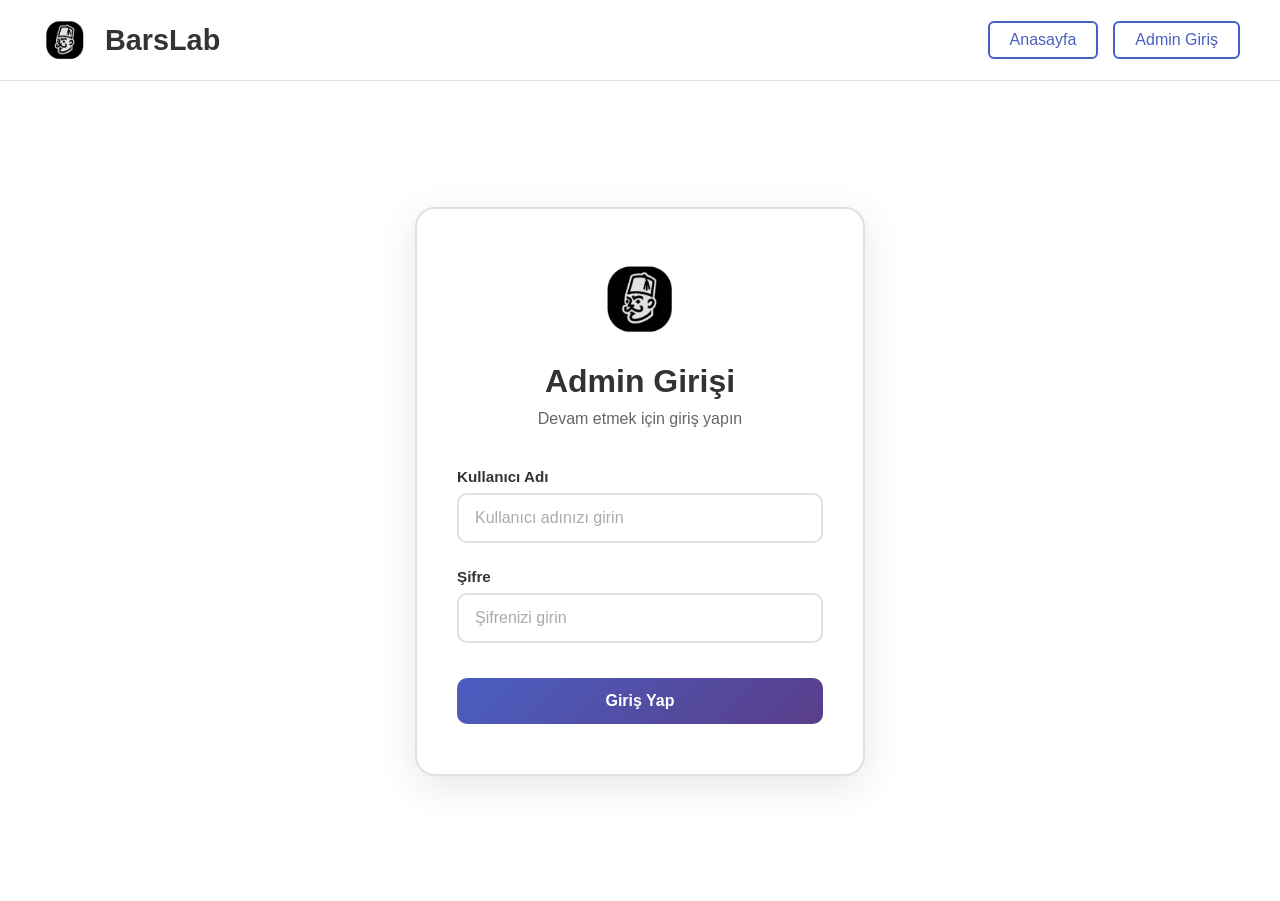
<file: templates/login.html>
<!DOCTYPE html>
<html>
<head>
    <meta charset="UTF-8">
    <meta name="viewport" content="width=device-width, initial-scale=1.0">
    <title>Admin Login</title>
    <link rel="icon" type="image/png" href="/static/logo.png">
    <link rel="stylesheet" href="/static/style.css">
</head>
<body>
    <div class="navbar">
        <div class="logo-section">
            <img src="/static/logo.png" alt="BarsLab Logo" class="logo">
            <h1>BarsLab</h1>
        </div>
        <div class="nav-links">
            <a href="/">Anasayfa</a>
            <a href="/login">Admin Giriş</a>
        </div>
    </div>

    <div class="login-container">
        <div class="login-box">
            <div class="login-header">
                <img src="/static/logo.png" alt="BarsLab Logo" class="login-logo">
                <h1>Admin Girişi</h1>
                <p>Devam etmek için giriş yapın</p>
            </div>

            <form method="POST">
                <div class="form-group">
                    <label>Kullanıcı Adı</label>
                    <input name="username" type="text" placeholder="Kullanıcı adınızı girin" required>
                </div>
                
                <div class="form-group">
                    <label>Şifre</label>
                    <input name="password" type="password" placeholder="Şifrenizi girin" required>
                </div>
                
                <button type="submit" class="login-button">Giriş Yap</button>
            </form>
        </div>
    </div>
</body>
</html>
</file>
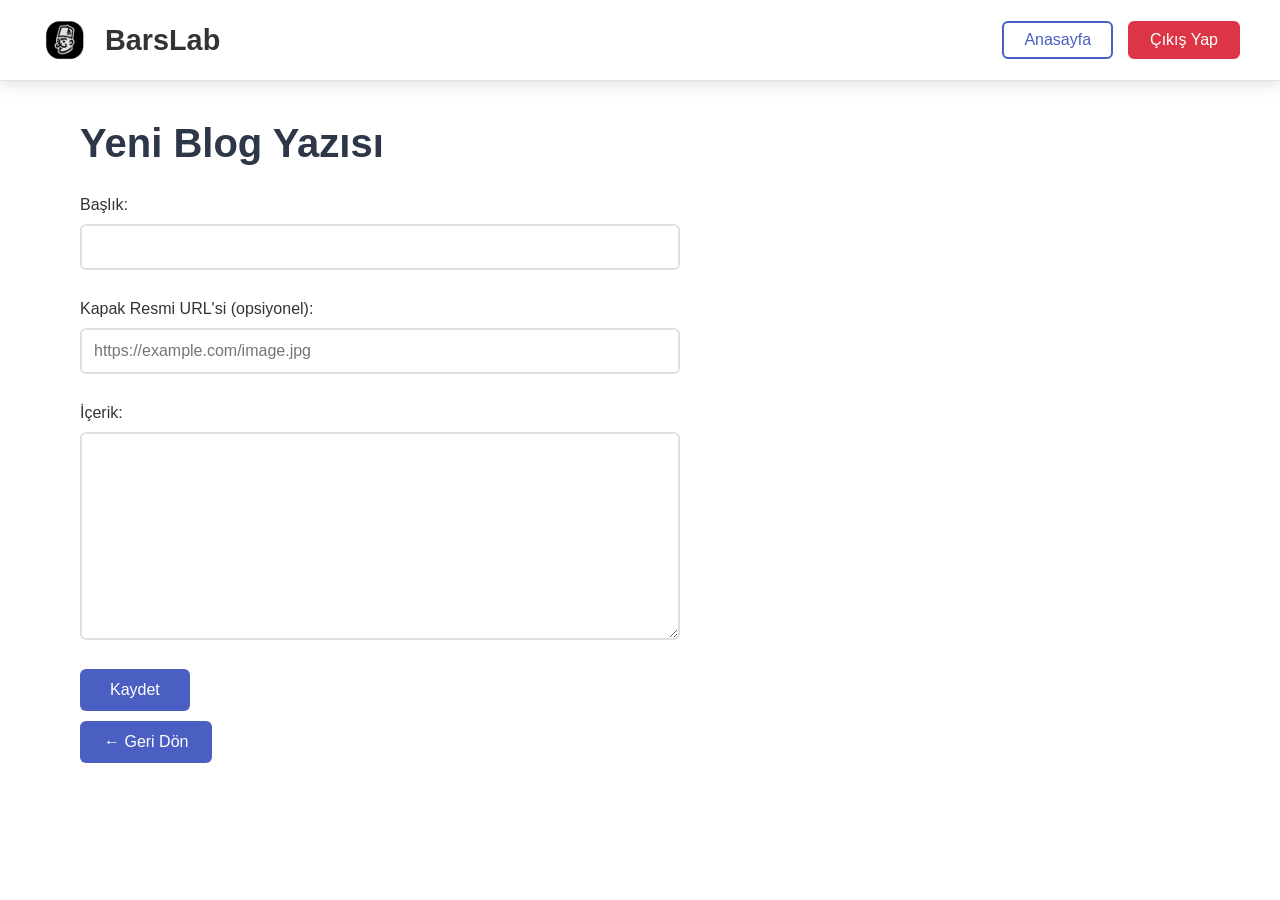
<file: templates/new_post.html>
<!DOCTYPE html>
<html>
<head>
    <meta charset="UTF-8">
    <meta name="viewport" content="width=device-width, initial-scale=1.0">
    <title>Yeni Yazı</title>
    <link rel="icon" type="image/png" href="/static/logo.png">
    <link rel="stylesheet" href="/static/style.css">
</head>
<body>
    <div class="navbar">
        <div class="logo-section">
            <img src="/static/logo.png" alt="BarsLab Logo" class="logo">
            <h1>BarsLab</h1>
        </div>
        <div class="nav-links">
            <a href="/">Anasayfa</a>
            <a href="/logout" style="background: #dc3545; border-color: #dc3545; color: white;">Çıkış Yap</a>
        </div>
    </div>

    <div class="container">
        <h1>Yeni Blog Yazısı</h1>

        <form method="POST">
            <label>Başlık:</label>
            <input name="title" required>

            <label>Kapak Resmi URL'si (opsiyonel):</label>
            <input name="image_url" type="url" placeholder="https://example.com/image.jpg">

            <label>İçerik:</label>
            <textarea name="content" rows="10" required></textarea>

            <button>Kaydet</button>
        </form>
        
        <a href="/admin">← Geri Dön</a>
    </div>
</body>
</html>
</file>
<file: static/style.css>
* {
    margin: 0;
    padding: 0;
    box-sizing: border-box;
}

body {
    font-family: -apple-system, BlinkMacSystemFont, 'Segoe UI', Roboto, Oxygen, Ubuntu, Cantarell, sans-serif;
    background: white;
    min-height: 100vh;
}

.navbar {
    background: white;
    padding: 15px 40px;
    display: flex;
    justify-content: space-between;
    align-items: center;
    box-shadow: 0 2px 15px rgba(0,0,0,0.15);
    border-bottom: 1px solid #e0e0e0;
}

.logo-section {
    display: flex;
    align-items: center;
    gap: 15px;
}

.logo {
    height: 50px;
    width: 50px;
    border-radius: 8px;
    background: white;
    padding: 2px;
}

.navbar h1 {
    color: #333;
    font-size: 1.8em;
    margin: 0;
}

.nav-links {
    display: flex;
    gap: 15px;
}

.nav-links a {
    color: #4a5fc1;
    text-decoration: none;
    padding: 8px 20px;
    background: white;
    border: 2px solid #4a5fc1;
    border-radius: 6px;
    transition: all 0.3s;
    margin: 0;
}

.nav-links a:hover {
    background: #4a5fc1;
    color: white;
}

.container {
    max-width: 1200px;
    margin: 0 auto;
    padding: 40px;
}

.posts-grid {
    display: grid;
    grid-template-columns: repeat(auto-fill, minmax(350px, 1fr));
    gap: 25px;
    margin-top: 20px;
}

.post-card {
    background: white;
    border: 2px solid #e0e0e0;
    border-radius: 12px;
    padding: 25px;
    cursor: pointer;
    transition: all 0.3s ease;
    box-shadow: 0 2px 8px rgba(0,0,0,0.05);
}

.post-card:hover {
    transform: translateY(-5px);
    box-shadow: 0 8px 20px rgba(74, 95, 193, 0.15);
    border-color: #4a5fc1;
}

.post-card h2 {
    color: #4a5fc1;
    margin: 0 0 15px 0;
    font-size: 1.5em;
    font-weight: 700;
}

.post-image {
    width: 100%;
    height: 200px;
    object-fit: cover;
    border-radius: 8px;
    margin-bottom: 15px;
}

.post-preview {
    max-height: 80px;
    overflow: hidden;
    position: relative;
}

.post-preview::after {
    content: '';
    position: absolute;
    bottom: 0;
    left: 0;
    right: 0;
    height: 30px;
    background: linear-gradient(transparent, white);
}

.post-preview p {
    color: #555;
    line-height: 1.8;
    margin: 0;
}

.read-more {
    color: #4a5fc1;
    font-weight: 500;
    margin-top: 15px;
    font-size: 0.95em;
}

.modal {
    display: none;
    position: fixed;
    z-index: 1000;
    left: 0;
    top: 0;
    width: 100%;
    height: 100%;
    background-color: rgba(0, 0, 0, 0.6);
    backdrop-filter: blur(5px);
    justify-content: center;
    align-items: center;
    animation: fadeIn 0.3s;
}

@keyframes fadeIn {
    from { opacity: 0; }
    to { opacity: 1; }
}

.modal-content {
    background-color: white;
    padding: 40px;
    border-radius: 16px;
    max-width: 700px;
    max-height: 80vh;
    overflow-y: auto;
    position: relative;
    box-shadow: 0 20px 60px rgba(0,0,0,0.3);
    animation: slideUp 0.3s;
    margin: 20px;
}

@keyframes slideUp {
    from {
        transform: translateY(50px);
        opacity: 0;
    }
    to {
        transform: translateY(0);
        opacity: 1;
    }
}

.close {
    position: absolute;
    right: 20px;
    top: 20px;
    font-size: 35px;
    font-weight: bold;
    color: #999;
    cursor: pointer;
    transition: color 0.3s;
    line-height: 1;
}

.close:hover {
    color: #4a5fc1;
}

.modal-content h2 {
    color: #4a5fc1;
    margin-top: 0;
    margin-bottom: 20px;
    font-size: 2em;
    padding-right: 40px;
    font-weight: 700;
}

.modal-content p {
    color: #555;
    line-height: 1.8;
    font-size: 1.1em;
}

h1 {
    color: #2d3748;
    margin-bottom: 30px;
    font-size: 2.5em;
    font-weight: 700;
}

h2 {
    color: #4a5fc1;
    margin-top: 20px;
    margin-bottom: 10px;
    font-weight: 700;
}

a {
    display: inline-block;
    background: #4a5fc1;
    color: white;
    padding: 12px 24px;
    text-decoration: none;
    border-radius: 6px;
    margin: 10px 10px 10px 0;
    transition: background 0.3s;
}

a:hover {
    background: #3a4fa1;
}

form {
    margin-top: 20px;
    max-width: 600px;
}

label {
    display: block;
    color: #333;
    font-weight: 500;
    margin-top: 15px;
    margin-bottom: 5px;
}

input, textarea {
    width: 100%;
    padding: 12px;
    margin: 5px 0 15px 0;
    border: 2px solid #e0e0e0;
    border-radius: 6px;
    font-size: 16px;
    font-family: inherit;
    transition: border-color 0.3s;
}

input:focus, textarea:focus {
    outline: none;
    border-color: #4a5fc1;
}

button {
    background: #4a5fc1;
    color: white;
    padding: 12px 30px;
    border: none;
    border-radius: 6px;
    font-size: 16px;
    cursor: pointer;
    transition: background 0.3s;
    margin-top: 10px;
}

button:hover {
    background: #3a4fa1;
}

.empty-state {
    text-align: center;
    color: #999;
    padding: 60px;
    font-size: 1.2em;
}

.admin-panel {
    display: flex;
    flex-direction: column;
    gap: 15px;
    max-width: 400px;
}

.admin-actions {
    margin-bottom: 30px;
}

.btn-primary {
    display: inline-block;
    background: #4a5fc1;
    color: white;
    padding: 14px 28px;
    text-decoration: none;
    border-radius: 8px;
    font-weight: 600;
    transition: all 0.3s;
    border: none;
    font-size: 16px;
}

.btn-primary:hover {
    background: #3a4fa1;
    transform: translateY(-2px);
    box-shadow: 0 5px 15px rgba(74, 95, 193, 0.3);
}

.admin-posts-list {
    display: flex;
    flex-direction: column;
    gap: 20px;
}

.admin-post-item {
    background: white;
    border: 2px solid #e0e0e0;
    border-radius: 12px;
    padding: 25px;
    display: flex;
    justify-content: space-between;
    align-items: flex-start;
    gap: 20px;
    transition: all 0.3s;
}

.admin-post-item:hover {
    border-color: #4a5fc1;
    box-shadow: 0 5px 15px rgba(74, 95, 193, 0.1);
}

.admin-post-content {
    flex: 1;
}

.admin-post-content h3 {
    color: #4a5fc1;
    margin: 0 0 10px 0;
    font-size: 1.4em;
    font-weight: 700;
}

.admin-post-content p {
    color: #555;
    line-height: 1.6;
    margin: 0;
    max-height: 100px;
    overflow: hidden;
    text-overflow: ellipsis;
}

.admin-post-actions {
    display: flex;
    gap: 10px;
    align-items: center;
}

.admin-post-actions form {
    margin: 0;
}

.btn-delete {
    background: #dc3545;
    color: white;
    padding: 10px 20px;
    border: none;
    border-radius: 6px;
    cursor: pointer;
    font-size: 14px;
    font-weight: 600;
    transition: all 0.3s;
    white-space: nowrap;
    margin: 0;
}

.btn-delete:hover {
    background: #c82333;
    transform: translateY(-2px);
    box-shadow: 0 5px 15px rgba(220, 53, 69, 0.3);
}

.btn-edit {
    background: #28a745;
    color: white;
    padding: 10px 20px;
    border: none;
    border-radius: 6px;
    cursor: pointer;
    font-size: 14px;
    font-weight: 600;
    transition: all 0.3s;
    white-space: nowrap;
    text-decoration: none;
    display: inline-block;
    margin: 0;
}

.btn-edit:hover {
    background: #218838;
    transform: translateY(-2px);
    box-shadow: 0 5px 15px rgba(40, 167, 69, 0.3);
}

.login-container {
    min-height: calc(100vh - 80px);
    display: flex;
    justify-content: center;
    align-items: center;
    background: white;
    padding: 40px 20px;
}

.login-box {
    background: white;
    border: 2px solid #e0e0e0;
    border-radius: 20px;
    padding: 50px 40px;
    box-shadow: 0 10px 40px rgba(0,0,0,0.1);
    max-width: 450px;
    width: 100%;
    animation: slideUp 0.5s ease;
}

.login-header {
    text-align: center;
    margin-bottom: 40px;
}

.login-logo {
    width: 80px;
    height: 80px;
    border-radius: 16px;
    margin-bottom: 20px;
}

.login-header h1 {
    color: #333;
    font-size: 2em;
    margin: 0 0 10px 0;
}

.login-header p {
    color: #666;
    font-size: 1em;
    margin: 0;
}

.form-group {
    margin-bottom: 25px;
}

.form-group label {
    display: block;
    color: #333;
    font-weight: 600;
    margin-bottom: 8px;
    font-size: 0.95em;
}

.form-group input {
    width: 100%;
    padding: 14px 16px;
    border: 2px solid #e0e0e0;
    border-radius: 10px;
    font-size: 16px;
    transition: all 0.3s;
    margin: 0;
}

.form-group input:focus {
    border-color: #4a5fc1;
    box-shadow: 0 0 0 3px rgba(74, 95, 193, 0.1);
}

.form-group input::placeholder {
    color: #aaa;
}

.login-button {
    width: 100%;
    padding: 14px;
    background: linear-gradient(135deg, #4a5fc1 0%, #5a3d8a 100%);
    color: white;
    border: none;
    border-radius: 10px;
    font-size: 16px;
    font-weight: 600;
    cursor: pointer;
    transition: transform 0.2s, box-shadow 0.2s;
    margin-top: 10px;
}

.login-button:hover {
    transform: translateY(-2px);
    box-shadow: 0 10px 25px rgba(74, 95, 193, 0.4);
}

.confirm-modal {
    display: none;
    position: fixed;
    z-index: 2000;
    left: 0;
    top: 0;
    width: 100%;
    height: 100%;
    background-color: rgba(0, 0, 0, 0.6);
    backdrop-filter: blur(5px);
    justify-content: center;
    align-items: center;
}

.confirm-modal-content {
    background: white;
    padding: 40px;
    border-radius: 16px;
    max-width: 450px;
    text-align: center;
    box-shadow: 0 20px 60px rgba(0,0,0,0.3);
    animation: slideUp 0.3s;
}

.confirm-modal-content h3 {
    color: #dc3545;
    margin-bottom: 20px;
    font-size: 1.5em;
}

.confirm-modal-content p {
    color: #555;
    margin-bottom: 30px;
    font-size: 1.1em;
}

.confirm-buttons {
    display: flex;
    gap: 15px;
    justify-content: center;
}

.btn-confirm {
    background: #dc3545;
    color: white;
    padding: 12px 30px;
    border: none;
    border-radius: 8px;
    font-size: 16px;
    font-weight: 600;
    cursor: pointer;
    transition: all 0.3s;
}

.btn-confirm:hover {
    background: #c82333;
    transform: translateY(-2px);
}

.btn-cancel {
    background: #6c757d;
    color: white;
    padding: 12px 30px;
    border: none;
    border-radius: 8px;
    font-size: 16px;
    font-weight: 600;
    cursor: pointer;
    transition: all 0.3s;
}

.btn-cancel:hover {
    background: #5a6268;
    transform: translateY(-2px);
}
</file>
